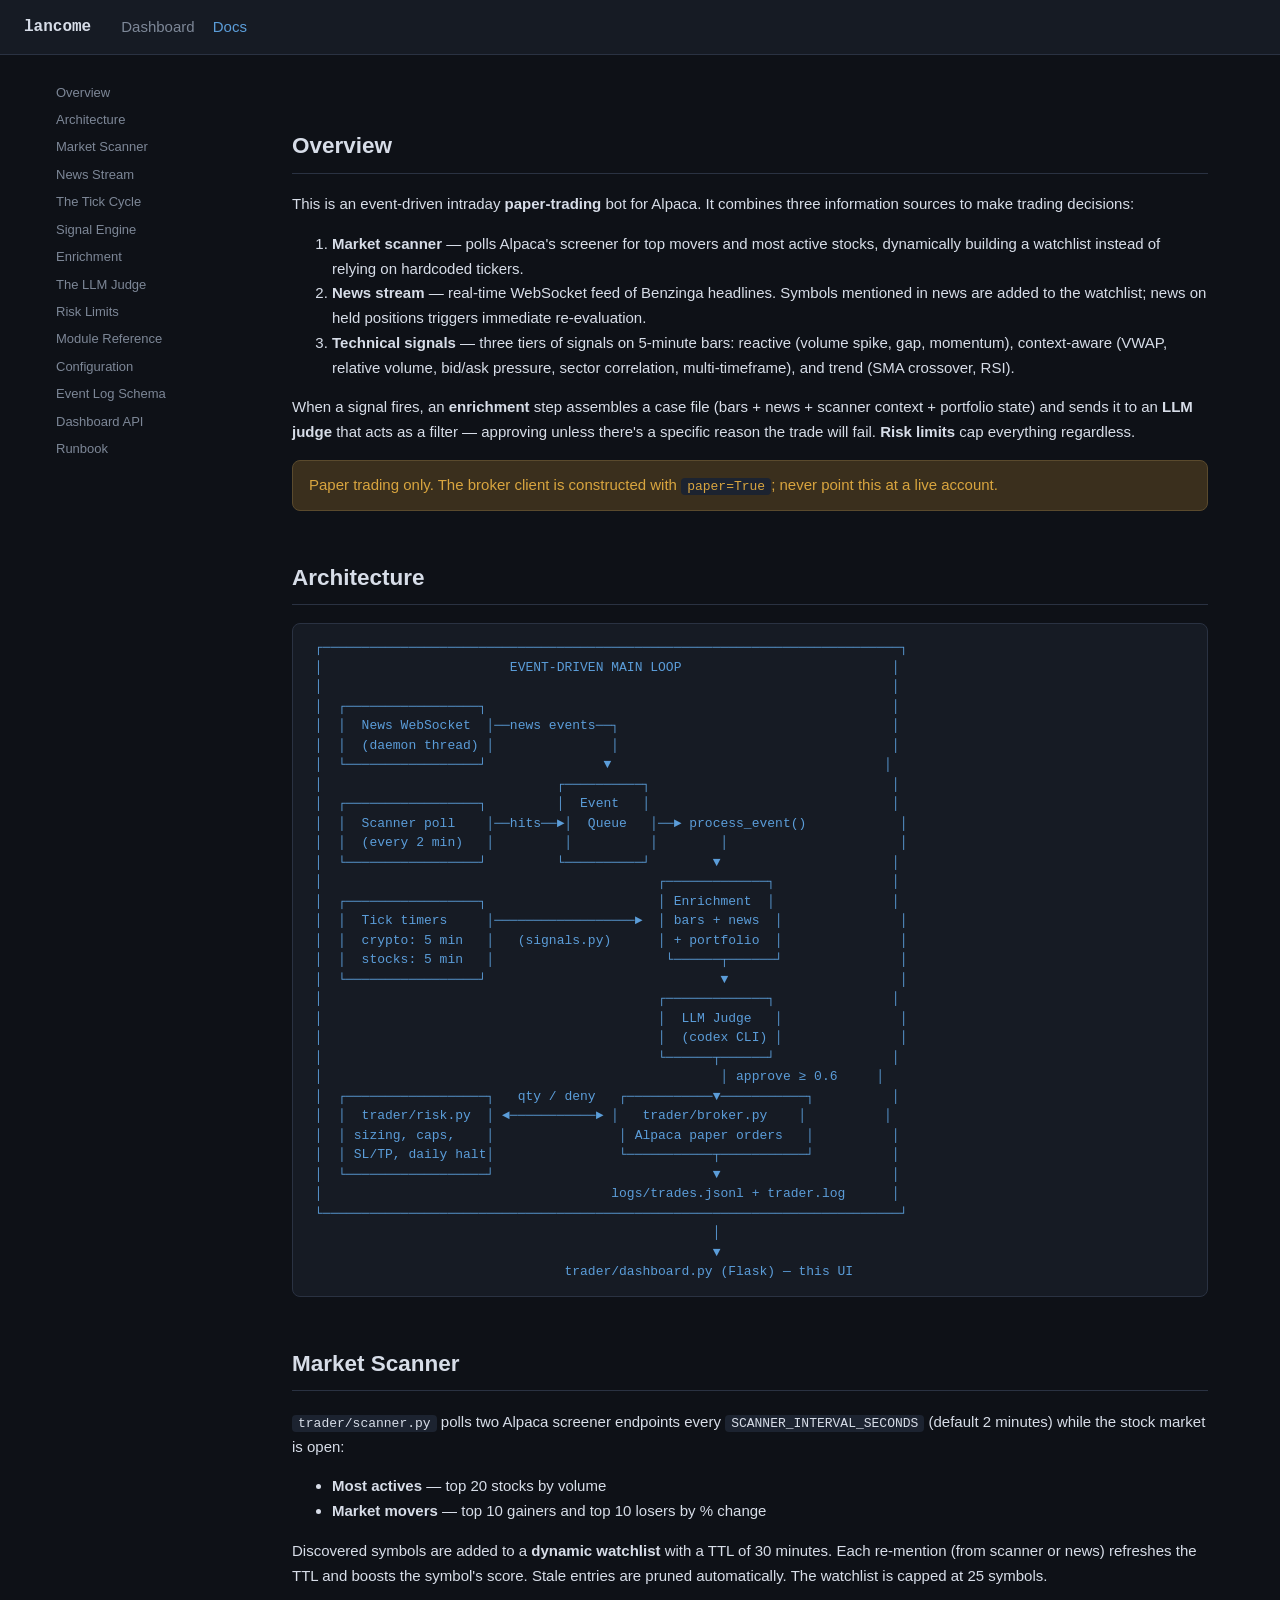
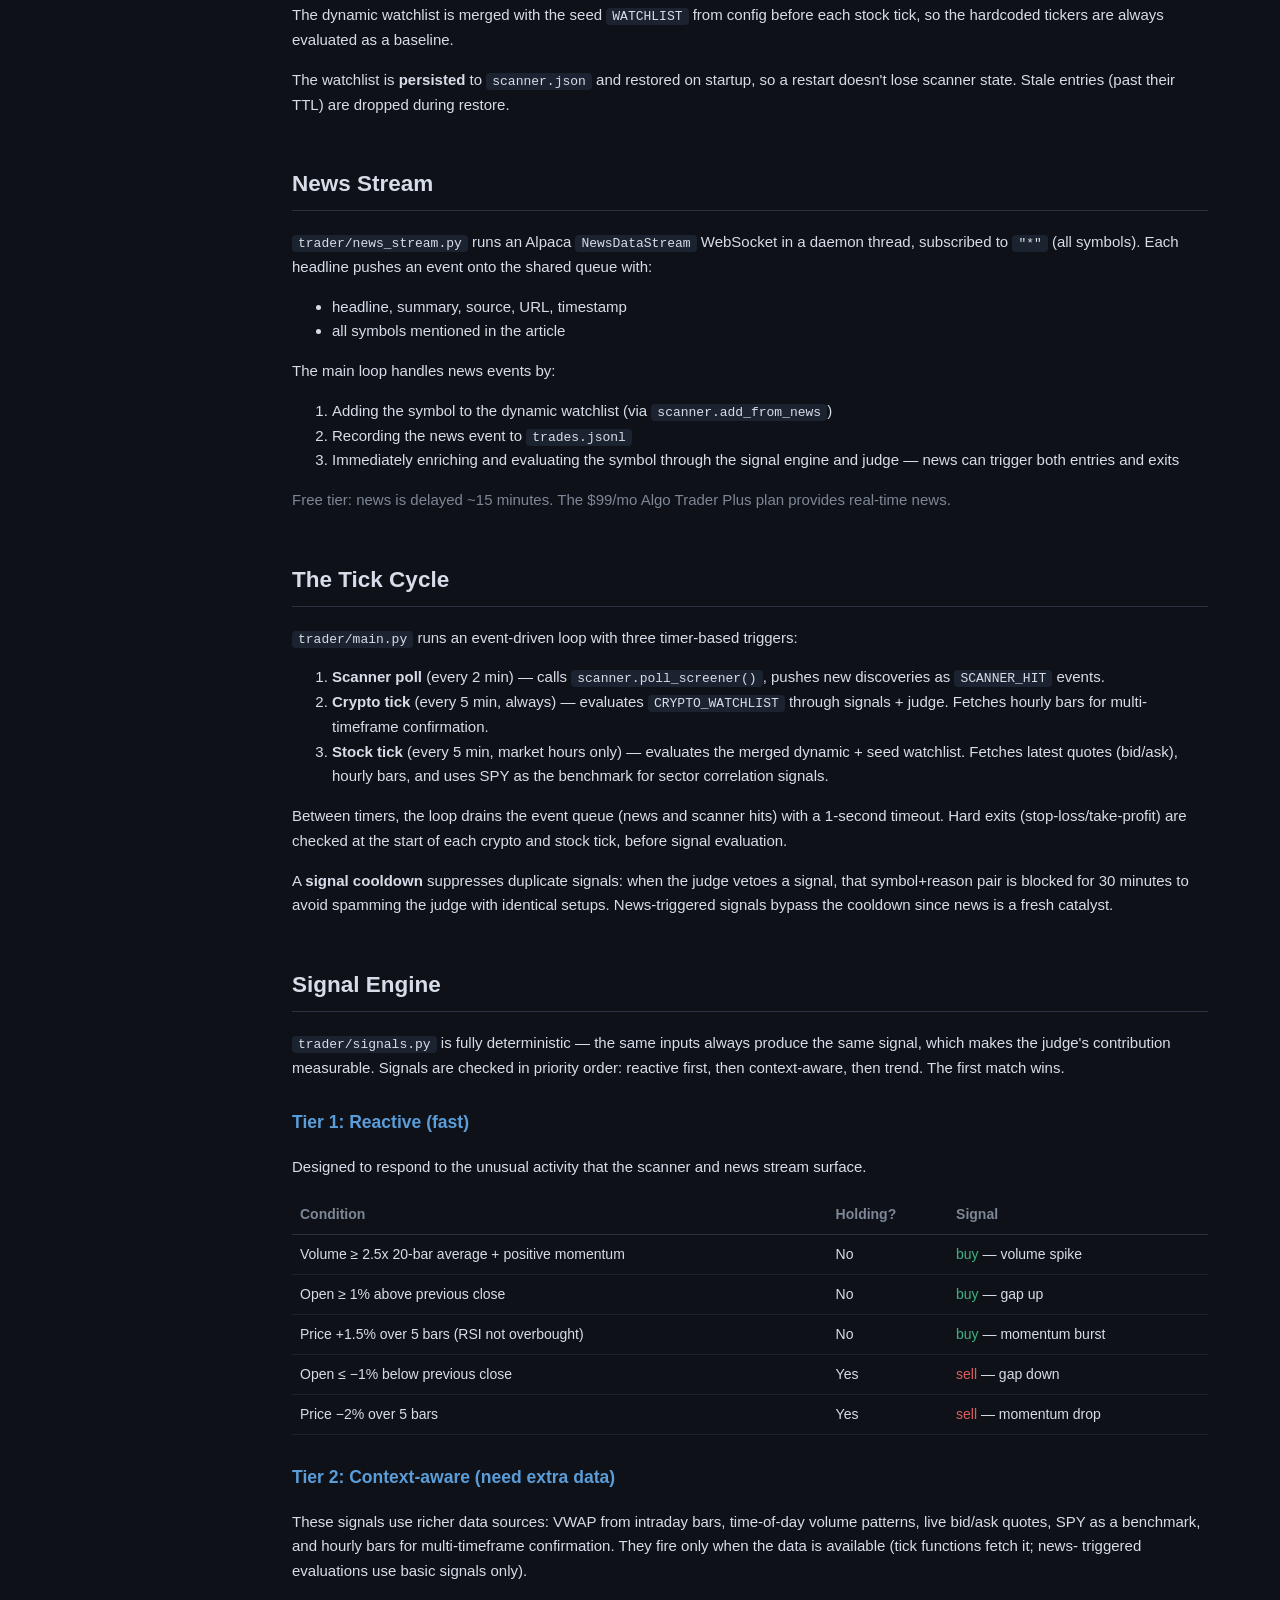
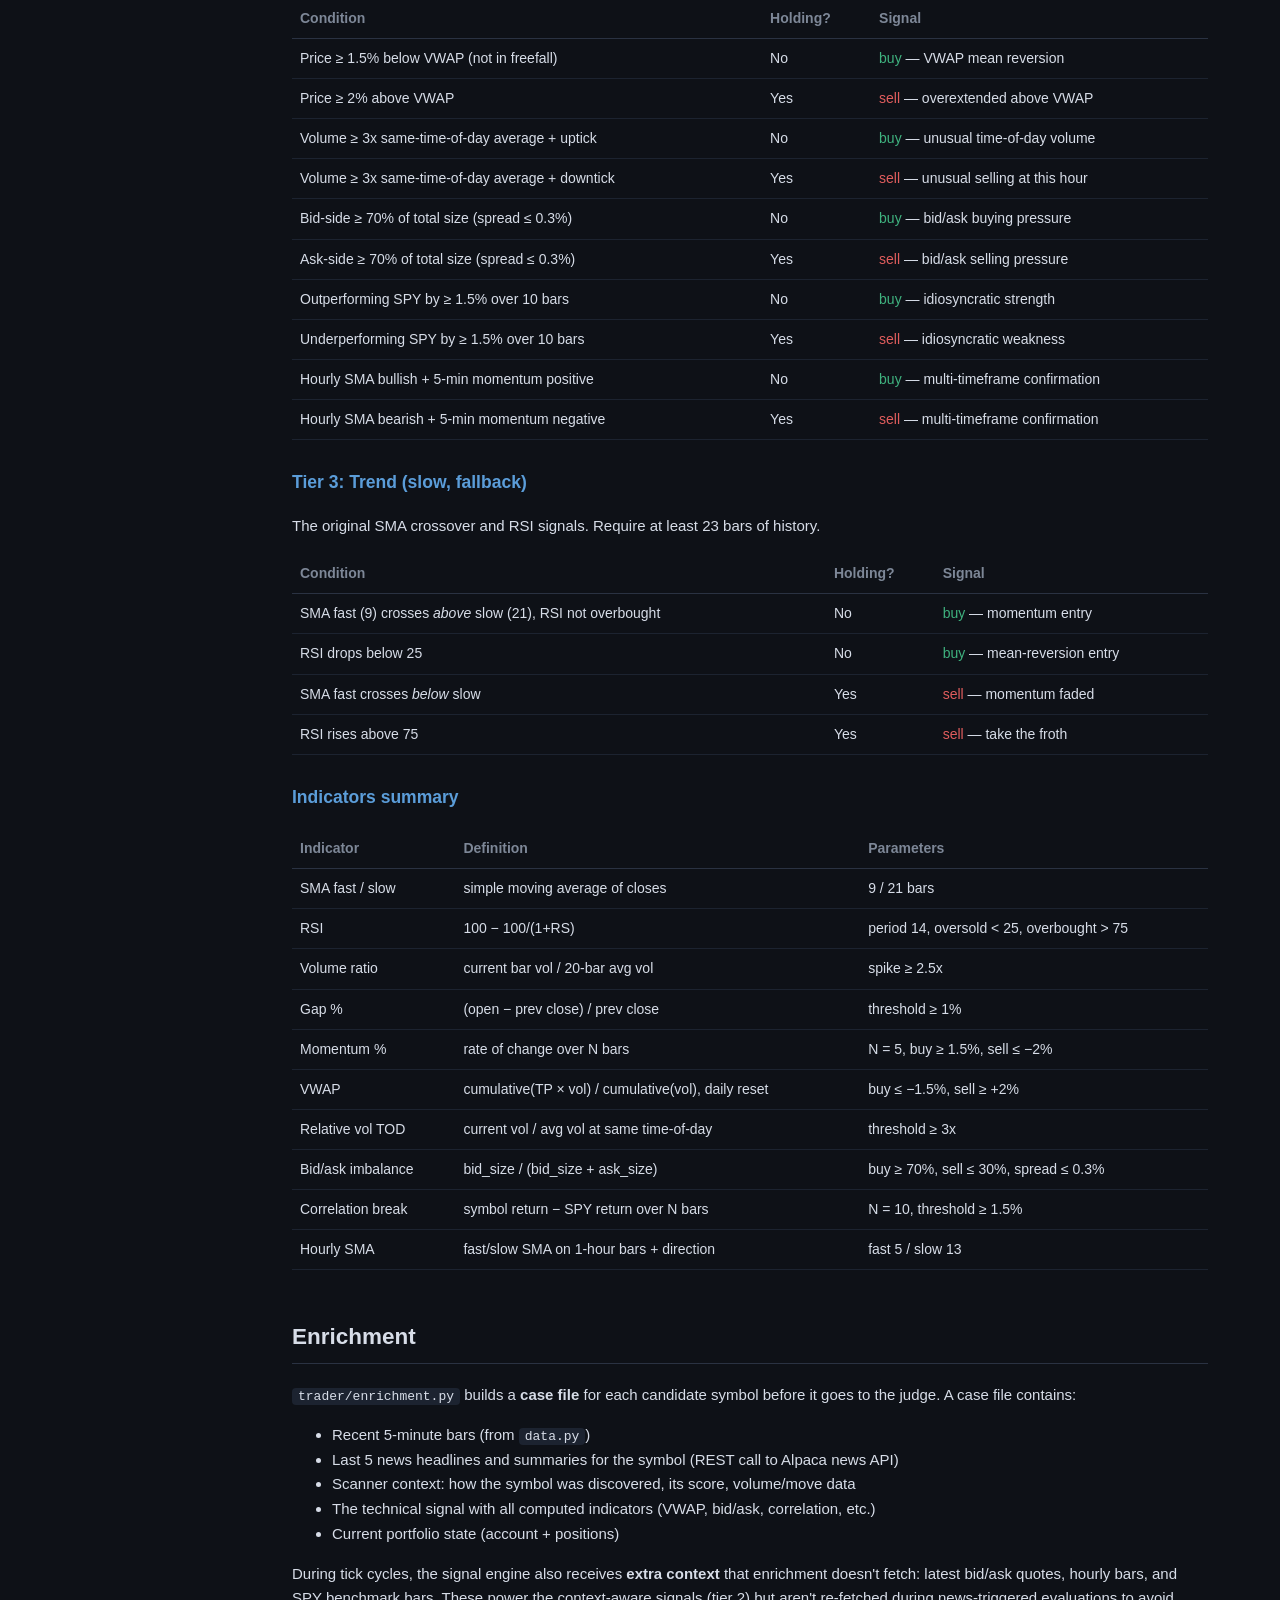
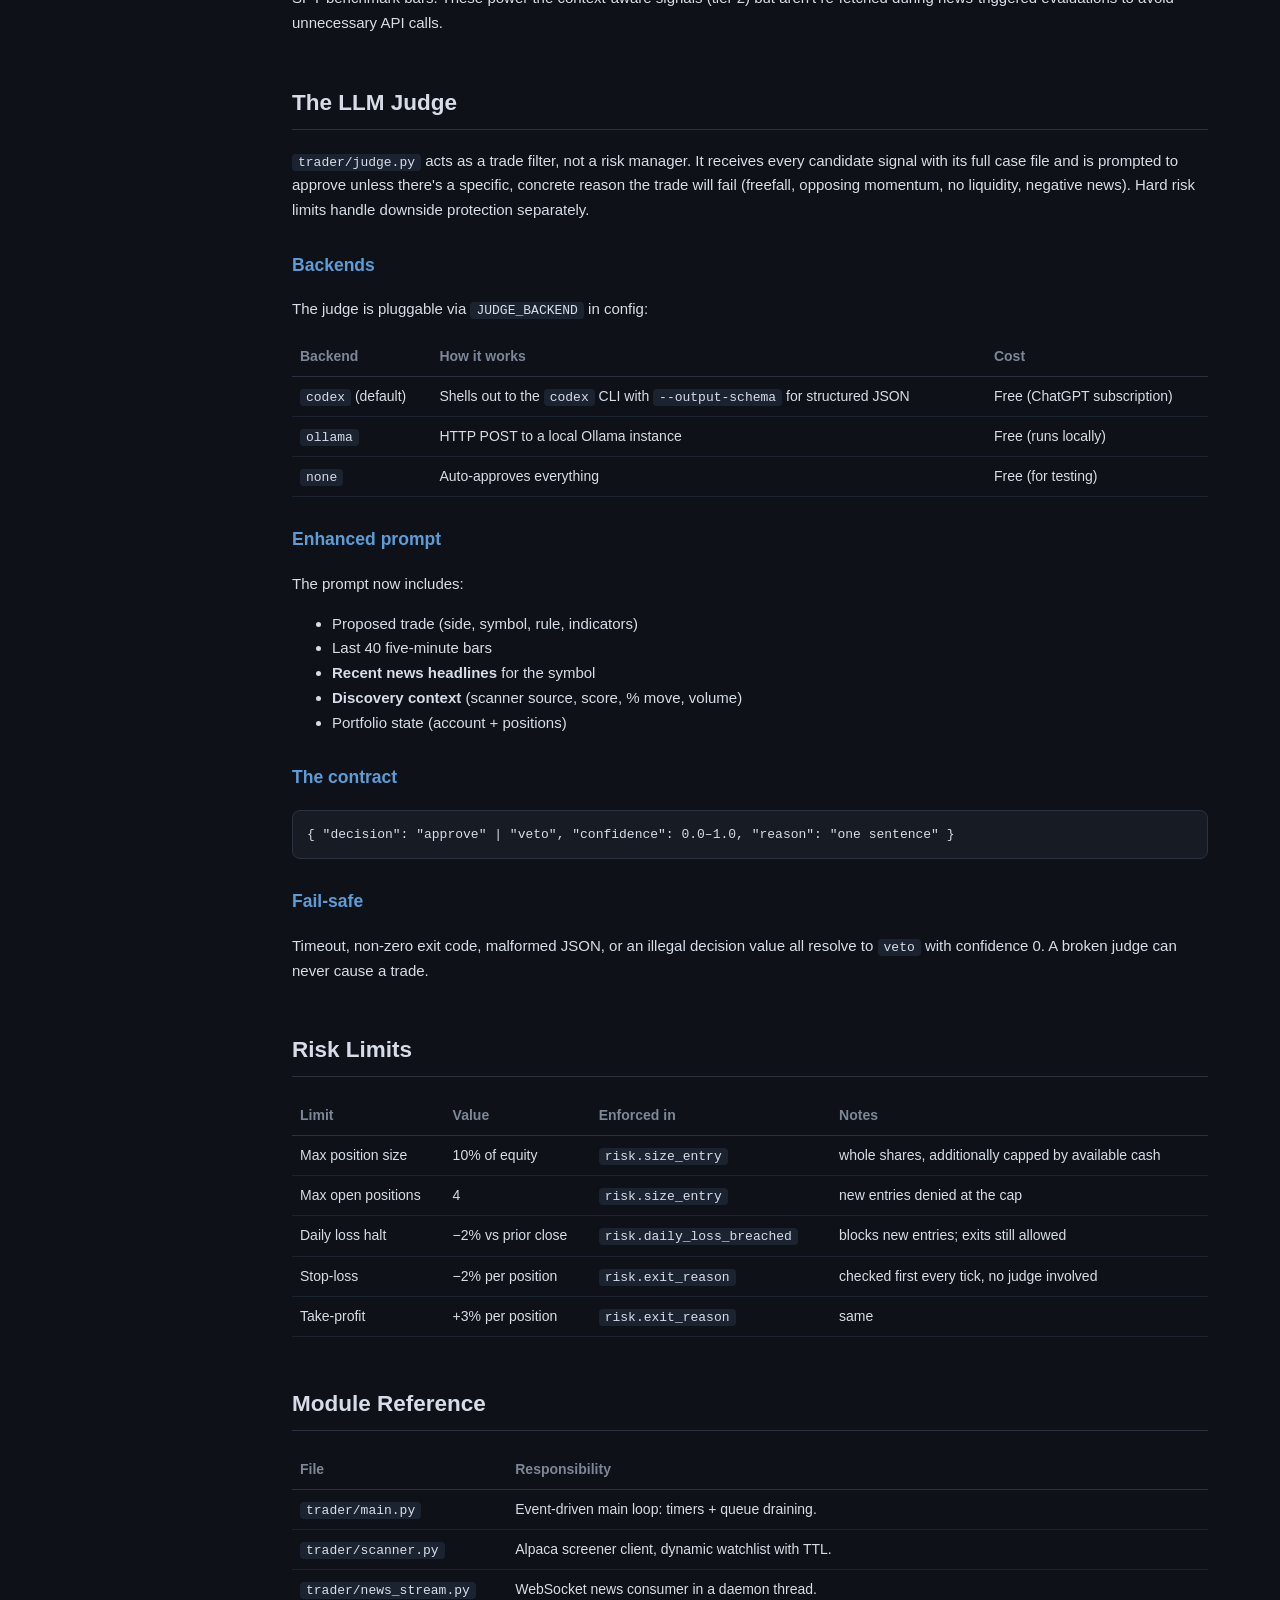
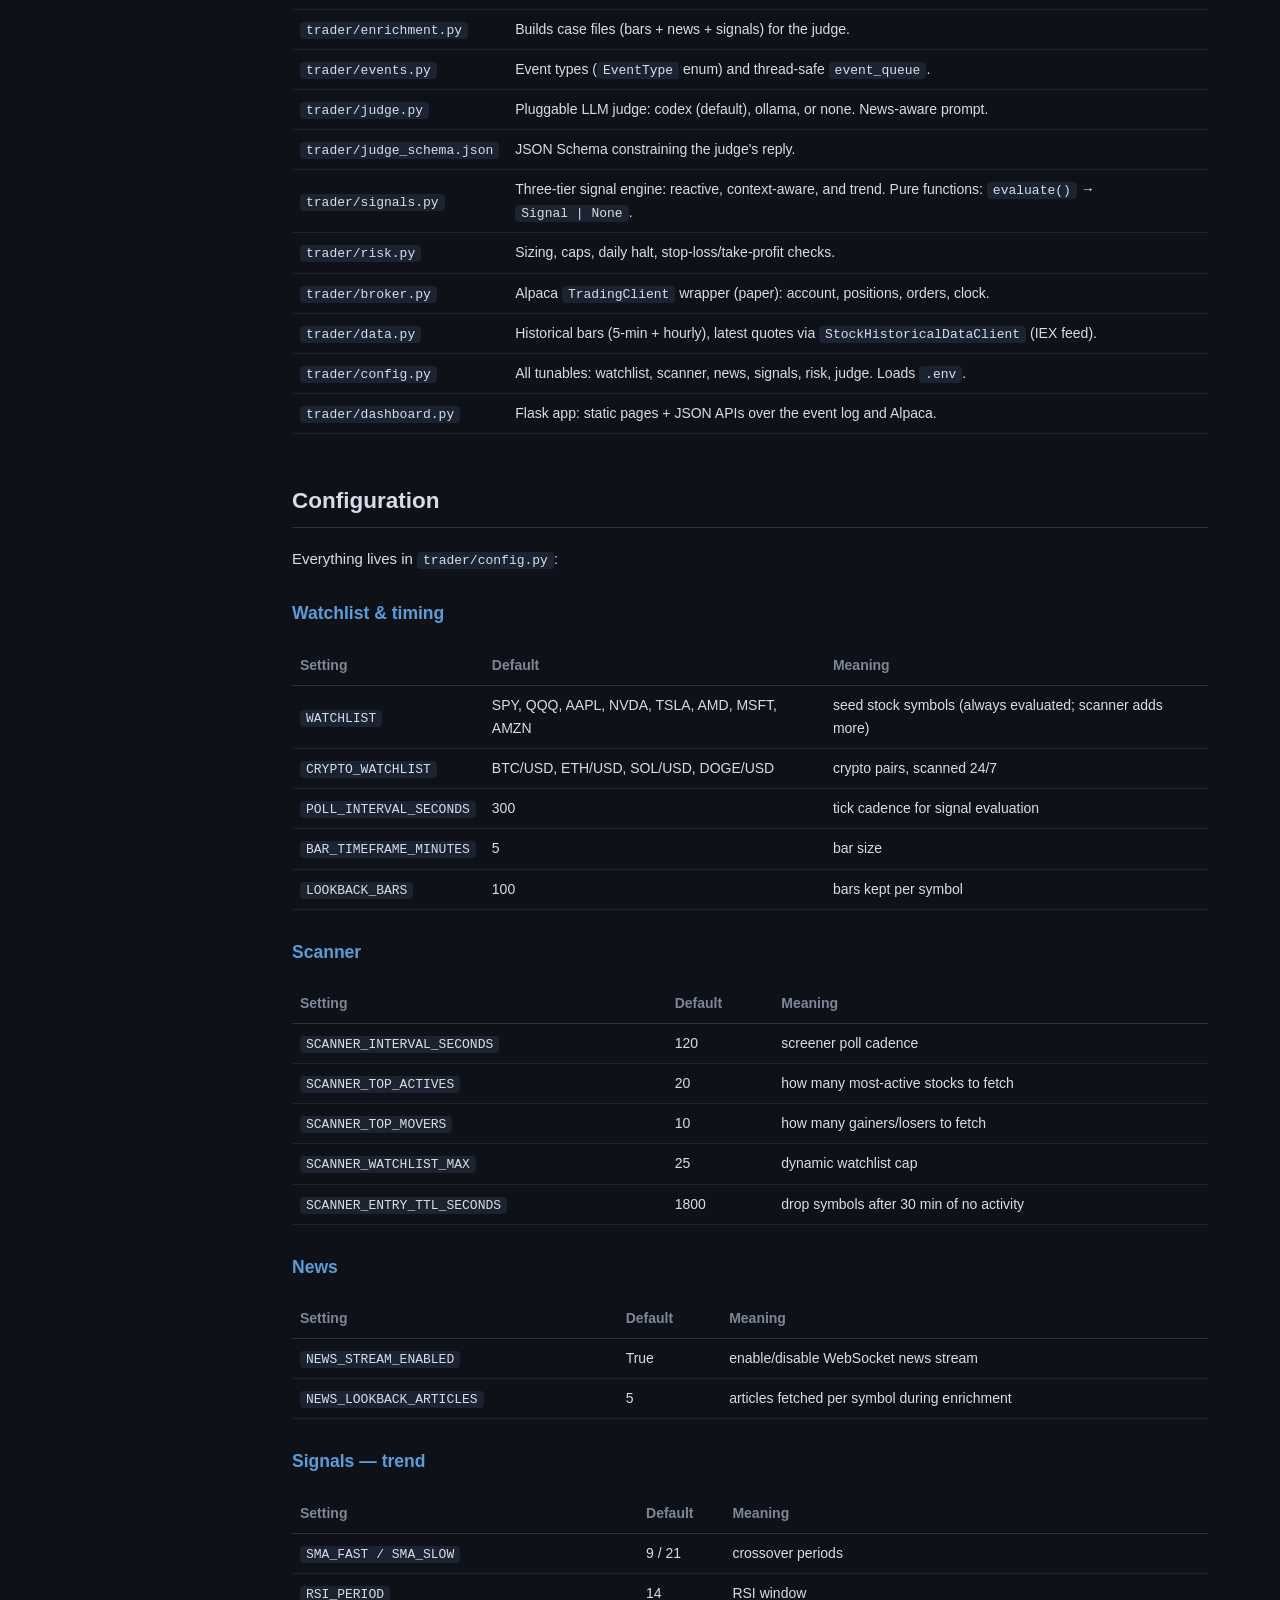
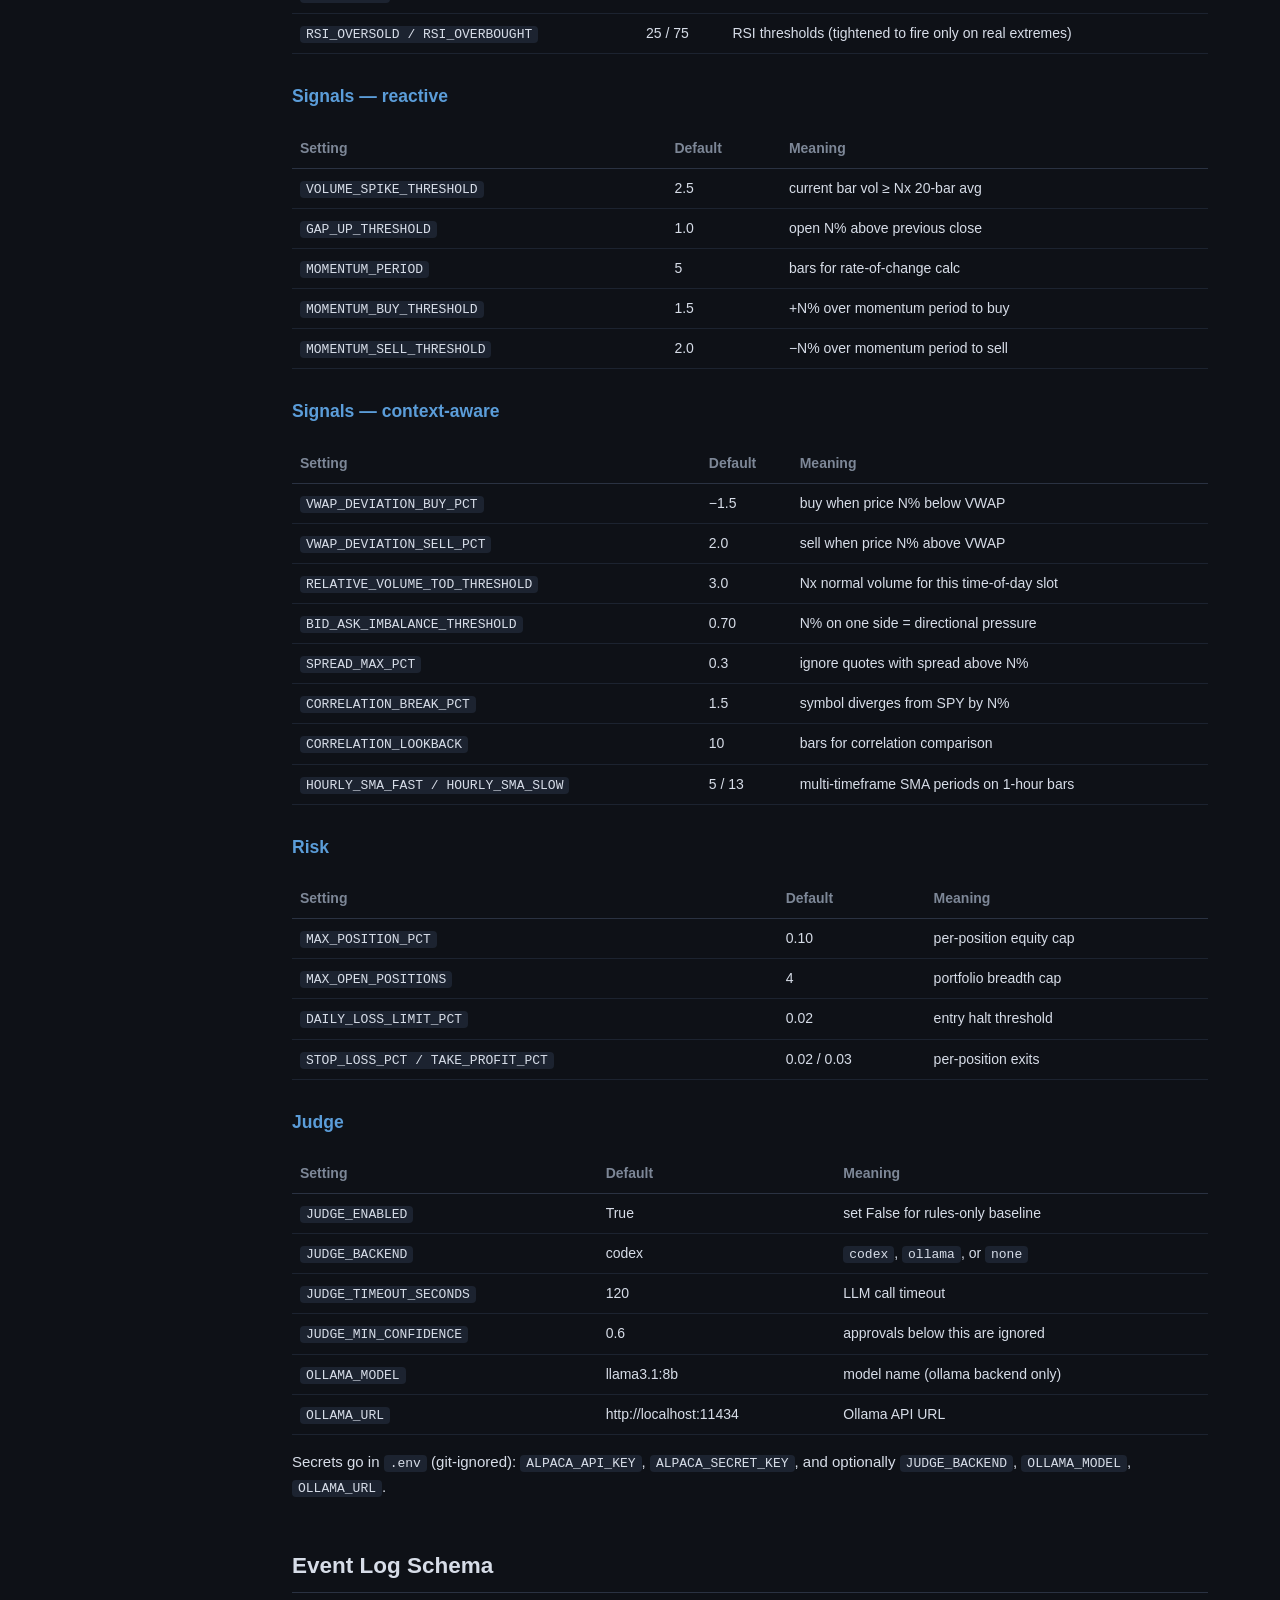
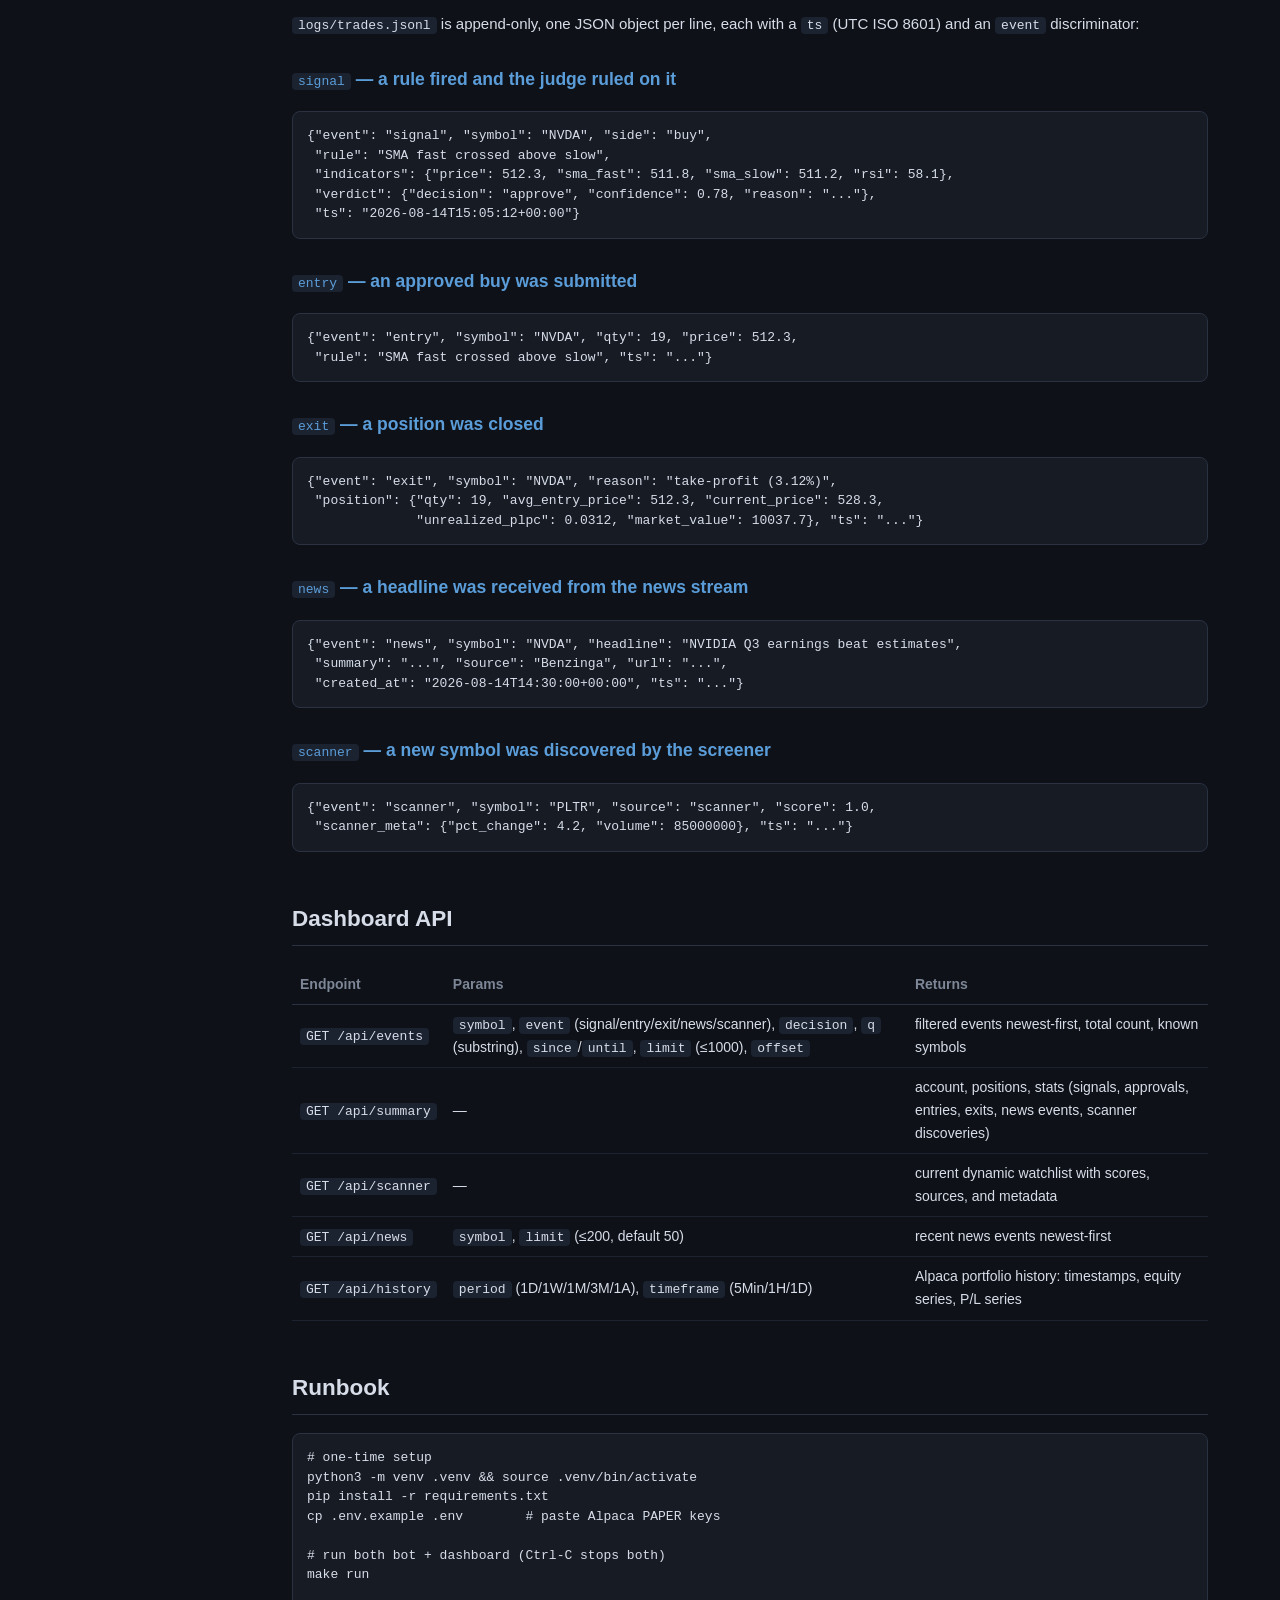
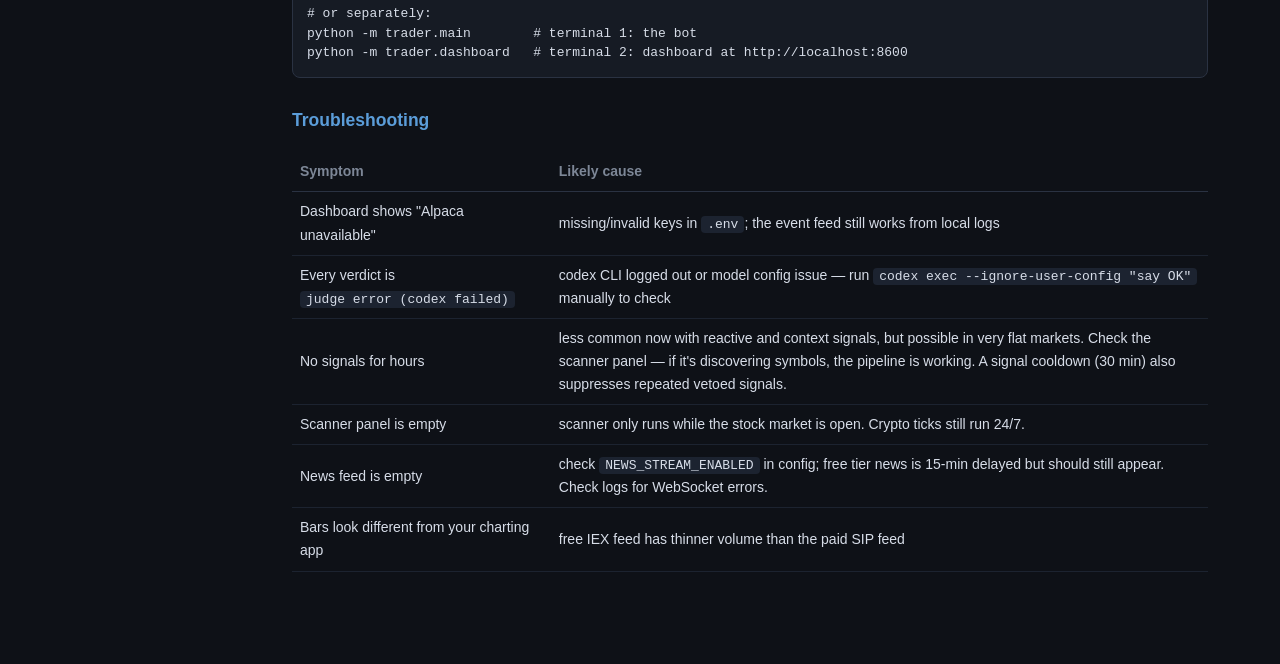
<file: trader/static/docs.html>
<!DOCTYPE html>
<html lang="en">
<head>
<meta charset="utf-8">
<meta name="viewport" content="width=device-width, initial-scale=1">
<title>lancome documentation</title>
<style>
  :root {
    --bg: #0e1117; --panel: #161b24; --panel2: #1c2330; --border: #2a3242;
    --text: #d7dde8; --muted: #7d8797; --green: #3fb27f; --red: #e05d5d;
    --accent: #5b9dd9; --amber: #d9a53f;
  }
  * { box-sizing: border-box; }
  body { margin: 0; background: var(--bg); color: var(--text);
         font: 15px/1.65 -apple-system, "Segoe UI", Roboto, sans-serif; }
  header { display: flex; align-items: center; gap: 16px; padding: 14px 24px;
           background: var(--panel); border-bottom: 1px solid var(--border);
           position: sticky; top: 0; z-index: 10; }
  header h1 { font-size: 16px; margin: 0; font-family: "SF Mono", Consolas, monospace; }
  header nav a { color: var(--muted); text-decoration: none; margin-left: 14px; }
  header nav a:hover, header nav a.active { color: var(--accent); }
  .layout { display: grid; grid-template-columns: 220px 1fr; max-width: 1200px; margin: 0 auto; }
  aside { padding: 24px 16px; position: sticky; top: 53px; height: fit-content; }
  aside a { display: block; color: var(--muted); text-decoration: none; padding: 3px 0;
            font-size: 13px; }
  aside a:hover { color: var(--accent); }
  main { padding: 24px 32px 80px; min-width: 0; }
  h2 { border-bottom: 1px solid var(--border); padding-bottom: 8px; margin-top: 48px;
       scroll-margin-top: 70px; }
  h3 { margin-top: 28px; color: var(--accent); }
  code { background: var(--panel2); padding: 1px 6px; border-radius: 4px;
         font: 13px "SF Mono", Consolas, monospace; }
  pre { background: var(--panel); border: 1px solid var(--border); border-radius: 8px;
        padding: 14px; overflow-x: auto; font: 13px/1.5 "SF Mono", Consolas, monospace; }
  pre code { background: none; padding: 0; }
  table { width: 100%; border-collapse: collapse; font-size: 14px; margin: 12px 0; }
  th { text-align: left; color: var(--muted); font-weight: 600; padding: 8px;
       border-bottom: 1px solid var(--border); }
  td { padding: 8px; border-bottom: 1px solid var(--panel2); }
  td code { white-space: nowrap; }
  .diagram { color: var(--accent); }
  .warn { background: #3a2f1d; border: 1px solid #5a4a2d; border-radius: 8px;
          padding: 12px 16px; color: var(--amber); }
  .muted { color: var(--muted); }
</style>
</head>
<body>
<header>
  <h1>lancome</h1>
  <nav>
    <a href="/">Dashboard</a>
    <a href="/docs" class="active">Docs</a>
  </nav>
</header>
<div class="layout">
<aside>
  <a href="#overview">Overview</a>
  <a href="#architecture">Architecture</a>
  <a href="#scanner">Market Scanner</a>
  <a href="#news">News Stream</a>
  <a href="#tick">The Tick Cycle</a>
  <a href="#signals">Signal Engine</a>
  <a href="#enrichment">Enrichment</a>
  <a href="#judge">The LLM Judge</a>
  <a href="#risk">Risk Limits</a>
  <a href="#modules">Module Reference</a>
  <a href="#config">Configuration</a>
  <a href="#logs">Event Log Schema</a>
  <a href="#api">Dashboard API</a>
  <a href="#runbook">Runbook</a>
</aside>
<main>

<h2 id="overview">Overview</h2>
<p>This is an event-driven intraday <strong>paper-trading</strong> bot for Alpaca. It combines
three information sources to make trading decisions:</p>
<ol>
  <li><strong>Market scanner</strong> — polls Alpaca's screener for top movers and most active
      stocks, dynamically building a watchlist instead of relying on hardcoded tickers.</li>
  <li><strong>News stream</strong> — real-time WebSocket feed of Benzinga headlines. Symbols
      mentioned in news are added to the watchlist; news on held positions triggers immediate
      re-evaluation.</li>
  <li><strong>Technical signals</strong> — three tiers of signals on 5-minute bars: reactive
      (volume spike, gap, momentum), context-aware (VWAP, relative volume, bid/ask pressure,
      sector correlation, multi-timeframe), and trend (SMA crossover, RSI).</li>
</ol>
<p>When a signal fires, an <strong>enrichment</strong> step assembles a case file (bars + news +
scanner context + portfolio state) and sends it to an <strong>LLM judge</strong> that acts as a
filter &mdash; approving unless there's a specific reason the trade will fail.
<strong>Risk limits</strong> cap everything regardless.</p>
<div class="warn">Paper trading only. The broker client is constructed with
<code>paper=True</code>; never point this at a live account.</div>

<h2 id="architecture">Architecture</h2>
<pre class="diagram">
 ┌──────────────────────────────────────────────────────────────────────────┐
 │                        EVENT-DRIVEN MAIN LOOP                           │
 │                                                                         │
 │  ┌─────────────────┐                                                    │
 │  │  News WebSocket  │──news events──┐                                   │
 │  │  (daemon thread) │               │                                   │
 │  └─────────────────┘               ▼                                   │
 │                              ┌──────────┐                               │
 │  ┌─────────────────┐         │  Event   │                               │
 │  │  Scanner poll    │──hits──►│  Queue   │──► process_event()            │
 │  │  (every 2 min)   │         │          │        │                      │
 │  └─────────────────┘         └──────────┘        ▼                      │
 │                                           ┌─────────────┐               │
 │  ┌─────────────────┐                      │ Enrichment  │               │
 │  │  Tick timers     │──────────────────►  │ bars + news  │               │
 │  │  crypto: 5 min   │   (signals.py)      │ + portfolio  │               │
 │  │  stocks: 5 min   │                      └──────┬──────┘               │
 │  └─────────────────┘                              ▼                      │
 │                                           ┌─────────────┐               │
 │                                           │  LLM Judge   │               │
 │                                           │  (codex CLI) │               │
 │                                           └──────┬──────┘               │
 │                                                   │ approve &ge; 0.6     │
 │  ┌──────────────────┐   qty / deny   ┌───────────▼───────────┐          │
 │  │  trader/risk.py  │ ◄───────────► │   trader/broker.py    │          │
 │  │ sizing, caps,    │                │ Alpaca paper orders   │          │
 │  │ SL/TP, daily halt│                └───────────┬───────────┘          │
 │  └──────────────────┘                            ▼                      │
 │                                     logs/trades.jsonl + trader.log      │
 └──────────────────────────────────────────────────────────────────────────┘
                                                    │
                                                    ▼
                                 trader/dashboard.py (Flask) &mdash; this UI
</pre>

<h2 id="scanner">Market Scanner</h2>
<p><code>trader/scanner.py</code> polls two Alpaca screener endpoints every
<code>SCANNER_INTERVAL_SECONDS</code> (default 2 minutes) while the stock market is open:</p>
<ul>
  <li><strong>Most actives</strong> &mdash; top 20 stocks by volume</li>
  <li><strong>Market movers</strong> &mdash; top 10 gainers and top 10 losers by % change</li>
</ul>
<p>Discovered symbols are added to a <strong>dynamic watchlist</strong> with a TTL of 30 minutes.
Each re-mention (from scanner or news) refreshes the TTL and boosts the symbol's score.
Stale entries are pruned automatically. The watchlist is capped at 25 symbols.</p>
<p>The dynamic watchlist is merged with the seed <code>WATCHLIST</code> from config before each
stock tick, so the hardcoded tickers are always evaluated as a baseline.</p>
<p>The watchlist is <strong>persisted</strong> to <code>scanner.json</code> and restored on startup,
so a restart doesn't lose scanner state. Stale entries (past their TTL) are dropped during
restore.</p>

<h2 id="news">News Stream</h2>
<p><code>trader/news_stream.py</code> runs an Alpaca <code>NewsDataStream</code> WebSocket in a
daemon thread, subscribed to <code>"*"</code> (all symbols). Each headline pushes an event
onto the shared queue with:</p>
<ul>
  <li>headline, summary, source, URL, timestamp</li>
  <li>all symbols mentioned in the article</li>
</ul>
<p>The main loop handles news events by:</p>
<ol>
  <li>Adding the symbol to the dynamic watchlist (via <code>scanner.add_from_news</code>)</li>
  <li>Recording the news event to <code>trades.jsonl</code></li>
  <li>Immediately enriching and evaluating the symbol through the signal engine and judge
      &mdash; news can trigger both entries and exits</li>
</ol>
<p class="muted">Free tier: news is delayed ~15 minutes. The $99/mo Algo Trader Plus plan
provides real-time news.</p>

<h2 id="tick">The Tick Cycle</h2>
<p><code>trader/main.py</code> runs an event-driven loop with three timer-based triggers:</p>
<ol>
  <li><strong>Scanner poll</strong> (every 2 min) &mdash; calls <code>scanner.poll_screener()</code>,
      pushes new discoveries as <code>SCANNER_HIT</code> events.</li>
  <li><strong>Crypto tick</strong> (every 5 min, always) &mdash; evaluates
      <code>CRYPTO_WATCHLIST</code> through signals + judge. Fetches hourly bars for
      multi-timeframe confirmation.</li>
  <li><strong>Stock tick</strong> (every 5 min, market hours only) &mdash; evaluates the merged
      dynamic + seed watchlist. Fetches latest quotes (bid/ask), hourly bars, and uses
      SPY as the benchmark for sector correlation signals.</li>
</ol>
<p>Between timers, the loop drains the event queue (news and scanner hits) with a 1-second
timeout. Hard exits (stop-loss/take-profit) are checked at the start of each crypto and
stock tick, before signal evaluation.</p>
<p>A <strong>signal cooldown</strong> suppresses duplicate signals: when the judge vetoes a
signal, that symbol+reason pair is blocked for 30 minutes to avoid spamming the judge
with identical setups. News-triggered signals bypass the cooldown since news is a fresh
catalyst.</p>

<h2 id="signals">Signal Engine</h2>
<p><code>trader/signals.py</code> is fully deterministic &mdash; the same inputs always produce
the same signal, which makes the judge's contribution measurable. Signals are checked
in priority order: reactive first, then context-aware, then trend. The first match wins.</p>

<h3>Tier 1: Reactive (fast)</h3>
<p>Designed to respond to the unusual activity that the scanner and news stream surface.</p>
<table>
  <tr><th>Condition</th><th>Holding?</th><th>Signal</th></tr>
  <tr><td>Volume &ge; 2.5x 20-bar average + positive momentum</td><td>No</td>
      <td><span style="color:var(--green)">buy</span> &mdash; volume spike</td></tr>
  <tr><td>Open &ge; 1% above previous close</td><td>No</td>
      <td><span style="color:var(--green)">buy</span> &mdash; gap up</td></tr>
  <tr><td>Price +1.5% over 5 bars (RSI not overbought)</td><td>No</td>
      <td><span style="color:var(--green)">buy</span> &mdash; momentum burst</td></tr>
  <tr><td>Open &le; &minus;1% below previous close</td><td>Yes</td>
      <td><span style="color:var(--red)">sell</span> &mdash; gap down</td></tr>
  <tr><td>Price &minus;2% over 5 bars</td><td>Yes</td>
      <td><span style="color:var(--red)">sell</span> &mdash; momentum drop</td></tr>
</table>

<h3>Tier 2: Context-aware (need extra data)</h3>
<p>These signals use richer data sources: VWAP from intraday bars, time-of-day volume
patterns, live bid/ask quotes, SPY as a benchmark, and hourly bars for multi-timeframe
confirmation. They fire only when the data is available (tick functions fetch it; news-
triggered evaluations use basic signals only).</p>
<table>
  <tr><th>Condition</th><th>Holding?</th><th>Signal</th></tr>
  <tr><td>Price &ge; 1.5% below VWAP (not in freefall)</td><td>No</td>
      <td><span style="color:var(--green)">buy</span> &mdash; VWAP mean reversion</td></tr>
  <tr><td>Price &ge; 2% above VWAP</td><td>Yes</td>
      <td><span style="color:var(--red)">sell</span> &mdash; overextended above VWAP</td></tr>
  <tr><td>Volume &ge; 3x same-time-of-day average + uptick</td><td>No</td>
      <td><span style="color:var(--green)">buy</span> &mdash; unusual time-of-day volume</td></tr>
  <tr><td>Volume &ge; 3x same-time-of-day average + downtick</td><td>Yes</td>
      <td><span style="color:var(--red)">sell</span> &mdash; unusual selling at this hour</td></tr>
  <tr><td>Bid-side &ge; 70% of total size (spread &le; 0.3%)</td><td>No</td>
      <td><span style="color:var(--green)">buy</span> &mdash; bid/ask buying pressure</td></tr>
  <tr><td>Ask-side &ge; 70% of total size (spread &le; 0.3%)</td><td>Yes</td>
      <td><span style="color:var(--red)">sell</span> &mdash; bid/ask selling pressure</td></tr>
  <tr><td>Outperforming SPY by &ge; 1.5% over 10 bars</td><td>No</td>
      <td><span style="color:var(--green)">buy</span> &mdash; idiosyncratic strength</td></tr>
  <tr><td>Underperforming SPY by &ge; 1.5% over 10 bars</td><td>Yes</td>
      <td><span style="color:var(--red)">sell</span> &mdash; idiosyncratic weakness</td></tr>
  <tr><td>Hourly SMA bullish + 5-min momentum positive</td><td>No</td>
      <td><span style="color:var(--green)">buy</span> &mdash; multi-timeframe confirmation</td></tr>
  <tr><td>Hourly SMA bearish + 5-min momentum negative</td><td>Yes</td>
      <td><span style="color:var(--red)">sell</span> &mdash; multi-timeframe confirmation</td></tr>
</table>

<h3>Tier 3: Trend (slow, fallback)</h3>
<p>The original SMA crossover and RSI signals. Require at least 23 bars of history.</p>
<table>
  <tr><th>Condition</th><th>Holding?</th><th>Signal</th></tr>
  <tr><td>SMA fast (9) crosses <em>above</em> slow (21), RSI not overbought</td><td>No</td>
      <td><span style="color:var(--green)">buy</span> &mdash; momentum entry</td></tr>
  <tr><td>RSI drops below 25</td><td>No</td>
      <td><span style="color:var(--green)">buy</span> &mdash; mean-reversion entry</td></tr>
  <tr><td>SMA fast crosses <em>below</em> slow</td><td>Yes</td>
      <td><span style="color:var(--red)">sell</span> &mdash; momentum faded</td></tr>
  <tr><td>RSI rises above 75</td><td>Yes</td>
      <td><span style="color:var(--red)">sell</span> &mdash; take the froth</td></tr>
</table>

<h3>Indicators summary</h3>
<table>
  <tr><th>Indicator</th><th>Definition</th><th>Parameters</th></tr>
  <tr><td>SMA fast / slow</td><td>simple moving average of closes</td><td>9 / 21 bars</td></tr>
  <tr><td>RSI</td><td>100 &minus; 100/(1+RS)</td><td>period 14, oversold &lt; 25, overbought &gt; 75</td></tr>
  <tr><td>Volume ratio</td><td>current bar vol / 20-bar avg vol</td><td>spike &ge; 2.5x</td></tr>
  <tr><td>Gap %</td><td>(open &minus; prev close) / prev close</td><td>threshold &ge; 1%</td></tr>
  <tr><td>Momentum %</td><td>rate of change over N bars</td><td>N = 5, buy &ge; 1.5%, sell &le; &minus;2%</td></tr>
  <tr><td>VWAP</td><td>cumulative(TP &times; vol) / cumulative(vol), daily reset</td><td>buy &le; &minus;1.5%, sell &ge; +2%</td></tr>
  <tr><td>Relative vol TOD</td><td>current vol / avg vol at same time-of-day</td><td>threshold &ge; 3x</td></tr>
  <tr><td>Bid/ask imbalance</td><td>bid_size / (bid_size + ask_size)</td><td>buy &ge; 70%, sell &le; 30%, spread &le; 0.3%</td></tr>
  <tr><td>Correlation break</td><td>symbol return &minus; SPY return over N bars</td><td>N = 10, threshold &ge; 1.5%</td></tr>
  <tr><td>Hourly SMA</td><td>fast/slow SMA on 1-hour bars + direction</td><td>fast 5 / slow 13</td></tr>
</table>

<h2 id="enrichment">Enrichment</h2>
<p><code>trader/enrichment.py</code> builds a <strong>case file</strong> for each candidate symbol
before it goes to the judge. A case file contains:</p>
<ul>
  <li>Recent 5-minute bars (from <code>data.py</code>)</li>
  <li>Last 5 news headlines and summaries for the symbol (REST call to Alpaca news API)</li>
  <li>Scanner context: how the symbol was discovered, its score, volume/move data</li>
  <li>The technical signal with all computed indicators (VWAP, bid/ask, correlation, etc.)</li>
  <li>Current portfolio state (account + positions)</li>
</ul>
<p>During tick cycles, the signal engine also receives <strong>extra context</strong> that enrichment
doesn't fetch: latest bid/ask quotes, hourly bars, and SPY benchmark bars. These power the
context-aware signals (tier 2) but aren't re-fetched during news-triggered evaluations to
avoid unnecessary API calls.</p>

<h2 id="judge">The LLM Judge</h2>
<p><code>trader/judge.py</code> acts as a trade filter, not a risk manager. It receives every
candidate signal with its full case file and is prompted to approve unless there's a
specific, concrete reason the trade will fail (freefall, opposing momentum, no liquidity,
negative news). Hard risk limits handle downside protection separately.</p>
<h3>Backends</h3>
<p>The judge is pluggable via <code>JUDGE_BACKEND</code> in config:</p>
<table>
  <tr><th>Backend</th><th>How it works</th><th>Cost</th></tr>
  <tr><td><code>codex</code> (default)</td><td>Shells out to the <code>codex</code> CLI with
      <code>--output-schema</code> for structured JSON</td><td>Free (ChatGPT subscription)</td></tr>
  <tr><td><code>ollama</code></td><td>HTTP POST to a local Ollama instance</td>
      <td>Free (runs locally)</td></tr>
  <tr><td><code>none</code></td><td>Auto-approves everything</td><td>Free (for testing)</td></tr>
</table>
<h3>Enhanced prompt</h3>
<p>The prompt now includes:</p>
<ul>
  <li>Proposed trade (side, symbol, rule, indicators)</li>
  <li>Last 40 five-minute bars</li>
  <li><strong>Recent news headlines</strong> for the symbol</li>
  <li><strong>Discovery context</strong> (scanner source, score, % move, volume)</li>
  <li>Portfolio state (account + positions)</li>
</ul>
<h3>The contract</h3>
<pre><code>{ "decision": "approve" | "veto", "confidence": 0.0&ndash;1.0, "reason": "one sentence" }</code></pre>
<h3>Fail-safe</h3>
<p>Timeout, non-zero exit code, malformed JSON, or an illegal decision value all resolve to
<code>veto</code> with confidence 0. A broken judge can never cause a trade.</p>

<h2 id="risk">Risk Limits</h2>
<table>
  <tr><th>Limit</th><th>Value</th><th>Enforced in</th><th>Notes</th></tr>
  <tr><td>Max position size</td><td>10% of equity</td><td><code>risk.size_entry</code></td>
      <td>whole shares, additionally capped by available cash</td></tr>
  <tr><td>Max open positions</td><td>4</td><td><code>risk.size_entry</code></td>
      <td>new entries denied at the cap</td></tr>
  <tr><td>Daily loss halt</td><td>&minus;2% vs prior close</td><td><code>risk.daily_loss_breached</code></td>
      <td>blocks new entries; exits still allowed</td></tr>
  <tr><td>Stop-loss</td><td>&minus;2% per position</td><td><code>risk.exit_reason</code></td>
      <td>checked first every tick, no judge involved</td></tr>
  <tr><td>Take-profit</td><td>+3% per position</td><td><code>risk.exit_reason</code></td>
      <td>same</td></tr>
</table>

<h2 id="modules">Module Reference</h2>
<table>
  <tr><th>File</th><th>Responsibility</th></tr>
  <tr><td><code>trader/main.py</code></td><td>Event-driven main loop: timers + queue draining.</td></tr>
  <tr><td><code>trader/scanner.py</code></td><td>Alpaca screener client, dynamic watchlist with TTL.</td></tr>
  <tr><td><code>trader/news_stream.py</code></td><td>WebSocket news consumer in a daemon thread.</td></tr>
  <tr><td><code>trader/enrichment.py</code></td><td>Builds case files (bars + news + signals) for the judge.</td></tr>
  <tr><td><code>trader/events.py</code></td><td>Event types (<code>EventType</code> enum) and thread-safe <code>event_queue</code>.</td></tr>
  <tr><td><code>trader/judge.py</code></td><td>Pluggable LLM judge: codex (default), ollama, or none. News-aware prompt.</td></tr>
  <tr><td><code>trader/judge_schema.json</code></td><td>JSON Schema constraining the judge's reply.</td></tr>
  <tr><td><code>trader/signals.py</code></td><td>Three-tier signal engine: reactive, context-aware, and trend. Pure functions: <code>evaluate()</code> &rarr; <code>Signal | None</code>.</td></tr>
  <tr><td><code>trader/risk.py</code></td><td>Sizing, caps, daily halt, stop-loss/take-profit checks.</td></tr>
  <tr><td><code>trader/broker.py</code></td><td>Alpaca <code>TradingClient</code> wrapper (paper): account, positions, orders, clock.</td></tr>
  <tr><td><code>trader/data.py</code></td><td>Historical bars (5-min + hourly), latest quotes via <code>StockHistoricalDataClient</code> (IEX feed).</td></tr>
  <tr><td><code>trader/config.py</code></td><td>All tunables: watchlist, scanner, news, signals, risk, judge. Loads <code>.env</code>.</td></tr>
  <tr><td><code>trader/dashboard.py</code></td><td>Flask app: static pages + JSON APIs over the event log and Alpaca.</td></tr>
</table>

<h2 id="config">Configuration</h2>
<p>Everything lives in <code>trader/config.py</code>:</p>
<h3>Watchlist &amp; timing</h3>
<table>
  <tr><th>Setting</th><th>Default</th><th>Meaning</th></tr>
  <tr><td><code>WATCHLIST</code></td><td>SPY, QQQ, AAPL, NVDA, TSLA, AMD, MSFT, AMZN</td><td>seed stock symbols (always evaluated; scanner adds more)</td></tr>
  <tr><td><code>CRYPTO_WATCHLIST</code></td><td>BTC/USD, ETH/USD, SOL/USD, DOGE/USD</td><td>crypto pairs, scanned 24/7</td></tr>
  <tr><td><code>POLL_INTERVAL_SECONDS</code></td><td>300</td><td>tick cadence for signal evaluation</td></tr>
  <tr><td><code>BAR_TIMEFRAME_MINUTES</code></td><td>5</td><td>bar size</td></tr>
  <tr><td><code>LOOKBACK_BARS</code></td><td>100</td><td>bars kept per symbol</td></tr>
</table>
<h3>Scanner</h3>
<table>
  <tr><th>Setting</th><th>Default</th><th>Meaning</th></tr>
  <tr><td><code>SCANNER_INTERVAL_SECONDS</code></td><td>120</td><td>screener poll cadence</td></tr>
  <tr><td><code>SCANNER_TOP_ACTIVES</code></td><td>20</td><td>how many most-active stocks to fetch</td></tr>
  <tr><td><code>SCANNER_TOP_MOVERS</code></td><td>10</td><td>how many gainers/losers to fetch</td></tr>
  <tr><td><code>SCANNER_WATCHLIST_MAX</code></td><td>25</td><td>dynamic watchlist cap</td></tr>
  <tr><td><code>SCANNER_ENTRY_TTL_SECONDS</code></td><td>1800</td><td>drop symbols after 30 min of no activity</td></tr>
</table>
<h3>News</h3>
<table>
  <tr><th>Setting</th><th>Default</th><th>Meaning</th></tr>
  <tr><td><code>NEWS_STREAM_ENABLED</code></td><td>True</td><td>enable/disable WebSocket news stream</td></tr>
  <tr><td><code>NEWS_LOOKBACK_ARTICLES</code></td><td>5</td><td>articles fetched per symbol during enrichment</td></tr>
</table>
<h3>Signals &mdash; trend</h3>
<table>
  <tr><th>Setting</th><th>Default</th><th>Meaning</th></tr>
  <tr><td><code>SMA_FAST / SMA_SLOW</code></td><td>9 / 21</td><td>crossover periods</td></tr>
  <tr><td><code>RSI_PERIOD</code></td><td>14</td><td>RSI window</td></tr>
  <tr><td><code>RSI_OVERSOLD / RSI_OVERBOUGHT</code></td><td>25 / 75</td><td>RSI thresholds (tightened to fire only on real extremes)</td></tr>
</table>
<h3>Signals &mdash; reactive</h3>
<table>
  <tr><th>Setting</th><th>Default</th><th>Meaning</th></tr>
  <tr><td><code>VOLUME_SPIKE_THRESHOLD</code></td><td>2.5</td><td>current bar vol &ge; Nx 20-bar avg</td></tr>
  <tr><td><code>GAP_UP_THRESHOLD</code></td><td>1.0</td><td>open N% above previous close</td></tr>
  <tr><td><code>MOMENTUM_PERIOD</code></td><td>5</td><td>bars for rate-of-change calc</td></tr>
  <tr><td><code>MOMENTUM_BUY_THRESHOLD</code></td><td>1.5</td><td>+N% over momentum period to buy</td></tr>
  <tr><td><code>MOMENTUM_SELL_THRESHOLD</code></td><td>2.0</td><td>&minus;N% over momentum period to sell</td></tr>
</table>
<h3>Signals &mdash; context-aware</h3>
<table>
  <tr><th>Setting</th><th>Default</th><th>Meaning</th></tr>
  <tr><td><code>VWAP_DEVIATION_BUY_PCT</code></td><td>&minus;1.5</td><td>buy when price N% below VWAP</td></tr>
  <tr><td><code>VWAP_DEVIATION_SELL_PCT</code></td><td>2.0</td><td>sell when price N% above VWAP</td></tr>
  <tr><td><code>RELATIVE_VOLUME_TOD_THRESHOLD</code></td><td>3.0</td><td>Nx normal volume for this time-of-day slot</td></tr>
  <tr><td><code>BID_ASK_IMBALANCE_THRESHOLD</code></td><td>0.70</td><td>N% on one side = directional pressure</td></tr>
  <tr><td><code>SPREAD_MAX_PCT</code></td><td>0.3</td><td>ignore quotes with spread above N%</td></tr>
  <tr><td><code>CORRELATION_BREAK_PCT</code></td><td>1.5</td><td>symbol diverges from SPY by N%</td></tr>
  <tr><td><code>CORRELATION_LOOKBACK</code></td><td>10</td><td>bars for correlation comparison</td></tr>
  <tr><td><code>HOURLY_SMA_FAST / HOURLY_SMA_SLOW</code></td><td>5 / 13</td><td>multi-timeframe SMA periods on 1-hour bars</td></tr>
</table>
<h3>Risk</h3>
<table>
  <tr><th>Setting</th><th>Default</th><th>Meaning</th></tr>
  <tr><td><code>MAX_POSITION_PCT</code></td><td>0.10</td><td>per-position equity cap</td></tr>
  <tr><td><code>MAX_OPEN_POSITIONS</code></td><td>4</td><td>portfolio breadth cap</td></tr>
  <tr><td><code>DAILY_LOSS_LIMIT_PCT</code></td><td>0.02</td><td>entry halt threshold</td></tr>
  <tr><td><code>STOP_LOSS_PCT / TAKE_PROFIT_PCT</code></td><td>0.02 / 0.03</td><td>per-position exits</td></tr>
</table>
<h3>Judge</h3>
<table>
  <tr><th>Setting</th><th>Default</th><th>Meaning</th></tr>
  <tr><td><code>JUDGE_ENABLED</code></td><td>True</td><td>set False for rules-only baseline</td></tr>
  <tr><td><code>JUDGE_BACKEND</code></td><td>codex</td><td><code>codex</code>, <code>ollama</code>, or <code>none</code></td></tr>
  <tr><td><code>JUDGE_TIMEOUT_SECONDS</code></td><td>120</td><td>LLM call timeout</td></tr>
  <tr><td><code>JUDGE_MIN_CONFIDENCE</code></td><td>0.6</td><td>approvals below this are ignored</td></tr>
  <tr><td><code>OLLAMA_MODEL</code></td><td>llama3.1:8b</td><td>model name (ollama backend only)</td></tr>
  <tr><td><code>OLLAMA_URL</code></td><td>http://localhost:11434</td><td>Ollama API URL</td></tr>
</table>
<p>Secrets go in <code>.env</code> (git-ignored): <code>ALPACA_API_KEY</code>,
<code>ALPACA_SECRET_KEY</code>, and optionally <code>JUDGE_BACKEND</code>,
<code>OLLAMA_MODEL</code>, <code>OLLAMA_URL</code>.</p>

<h2 id="logs">Event Log Schema</h2>
<p><code>logs/trades.jsonl</code> is append-only, one JSON object per line, each with a
<code>ts</code> (UTC ISO 8601) and an <code>event</code> discriminator:</p>
<h3><code>signal</code> &mdash; a rule fired and the judge ruled on it</h3>
<pre><code>{"event": "signal", "symbol": "NVDA", "side": "buy",
 "rule": "SMA fast crossed above slow",
 "indicators": {"price": 512.3, "sma_fast": 511.8, "sma_slow": 511.2, "rsi": 58.1},
 "verdict": {"decision": "approve", "confidence": 0.78, "reason": "..."},
 "ts": "2026-08-14T15:05:12+00:00"}</code></pre>
<h3><code>entry</code> &mdash; an approved buy was submitted</h3>
<pre><code>{"event": "entry", "symbol": "NVDA", "qty": 19, "price": 512.3,
 "rule": "SMA fast crossed above slow", "ts": "..."}</code></pre>
<h3><code>exit</code> &mdash; a position was closed</h3>
<pre><code>{"event": "exit", "symbol": "NVDA", "reason": "take-profit (3.12%)",
 "position": {"qty": 19, "avg_entry_price": 512.3, "current_price": 528.3,
              "unrealized_plpc": 0.0312, "market_value": 10037.7}, "ts": "..."}</code></pre>
<h3><code>news</code> &mdash; a headline was received from the news stream</h3>
<pre><code>{"event": "news", "symbol": "NVDA", "headline": "NVIDIA Q3 earnings beat estimates",
 "summary": "...", "source": "Benzinga", "url": "...",
 "created_at": "2026-08-14T14:30:00+00:00", "ts": "..."}</code></pre>
<h3><code>scanner</code> &mdash; a new symbol was discovered by the screener</h3>
<pre><code>{"event": "scanner", "symbol": "PLTR", "source": "scanner", "score": 1.0,
 "scanner_meta": {"pct_change": 4.2, "volume": 85000000}, "ts": "..."}</code></pre>

<h2 id="api">Dashboard API</h2>
<table>
  <tr><th>Endpoint</th><th>Params</th><th>Returns</th></tr>
  <tr><td><code>GET /api/events</code></td>
      <td><code>symbol</code>, <code>event</code> (signal/entry/exit/news/scanner),
          <code>decision</code>, <code>q</code> (substring), <code>since</code>/<code>until</code>,
          <code>limit</code> (&le;1000), <code>offset</code></td>
      <td>filtered events newest-first, total count, known symbols</td></tr>
  <tr><td><code>GET /api/summary</code></td><td>&mdash;</td>
      <td>account, positions, stats (signals, approvals, entries, exits, news events,
          scanner discoveries)</td></tr>
  <tr><td><code>GET /api/scanner</code></td><td>&mdash;</td>
      <td>current dynamic watchlist with scores, sources, and metadata</td></tr>
  <tr><td><code>GET /api/news</code></td>
      <td><code>symbol</code>, <code>limit</code> (&le;200, default 50)</td>
      <td>recent news events newest-first</td></tr>
  <tr><td><code>GET /api/history</code></td>
      <td><code>period</code> (1D/1W/1M/3M/1A), <code>timeframe</code> (5Min/1H/1D)</td>
      <td>Alpaca portfolio history: timestamps, equity series, P/L series</td></tr>
</table>

<h2 id="runbook">Runbook</h2>
<pre><code># one-time setup
python3 -m venv .venv && source .venv/bin/activate
pip install -r requirements.txt
cp .env.example .env        # paste Alpaca PAPER keys

# run both bot + dashboard (Ctrl-C stops both)
make run

# or separately:
python -m trader.main        # terminal 1: the bot
python -m trader.dashboard   # terminal 2: dashboard at http://localhost:8600</code></pre>
<h3>Troubleshooting</h3>
<table>
  <tr><th>Symptom</th><th>Likely cause</th></tr>
  <tr><td>Dashboard shows "Alpaca unavailable"</td><td>missing/invalid keys in <code>.env</code>;
      the event feed still works from local logs</td></tr>
  <tr><td>Every verdict is <code>judge error (codex failed)</code></td>
      <td>codex CLI logged out or model config issue &mdash; run
          <code>codex exec --ignore-user-config "say OK"</code> manually to check</td></tr>
  <tr><td>No signals for hours</td><td>less common now with reactive and context signals, but
      possible in very flat markets. Check the scanner panel &mdash; if it's discovering
      symbols, the pipeline is working. A signal cooldown (30 min) also suppresses repeated
      vetoed signals.</td></tr>
  <tr><td>Scanner panel is empty</td><td>scanner only runs while the stock market is open.
      Crypto ticks still run 24/7.</td></tr>
  <tr><td>News feed is empty</td><td>check <code>NEWS_STREAM_ENABLED</code> in config; free tier
      news is 15-min delayed but should still appear. Check logs for WebSocket errors.</td></tr>
  <tr><td>Bars look different from your charting app</td>
      <td>free IEX feed has thinner volume than the paid SIP feed</td></tr>
</table>

</main>
</div>
</body>
</html>
</file>
